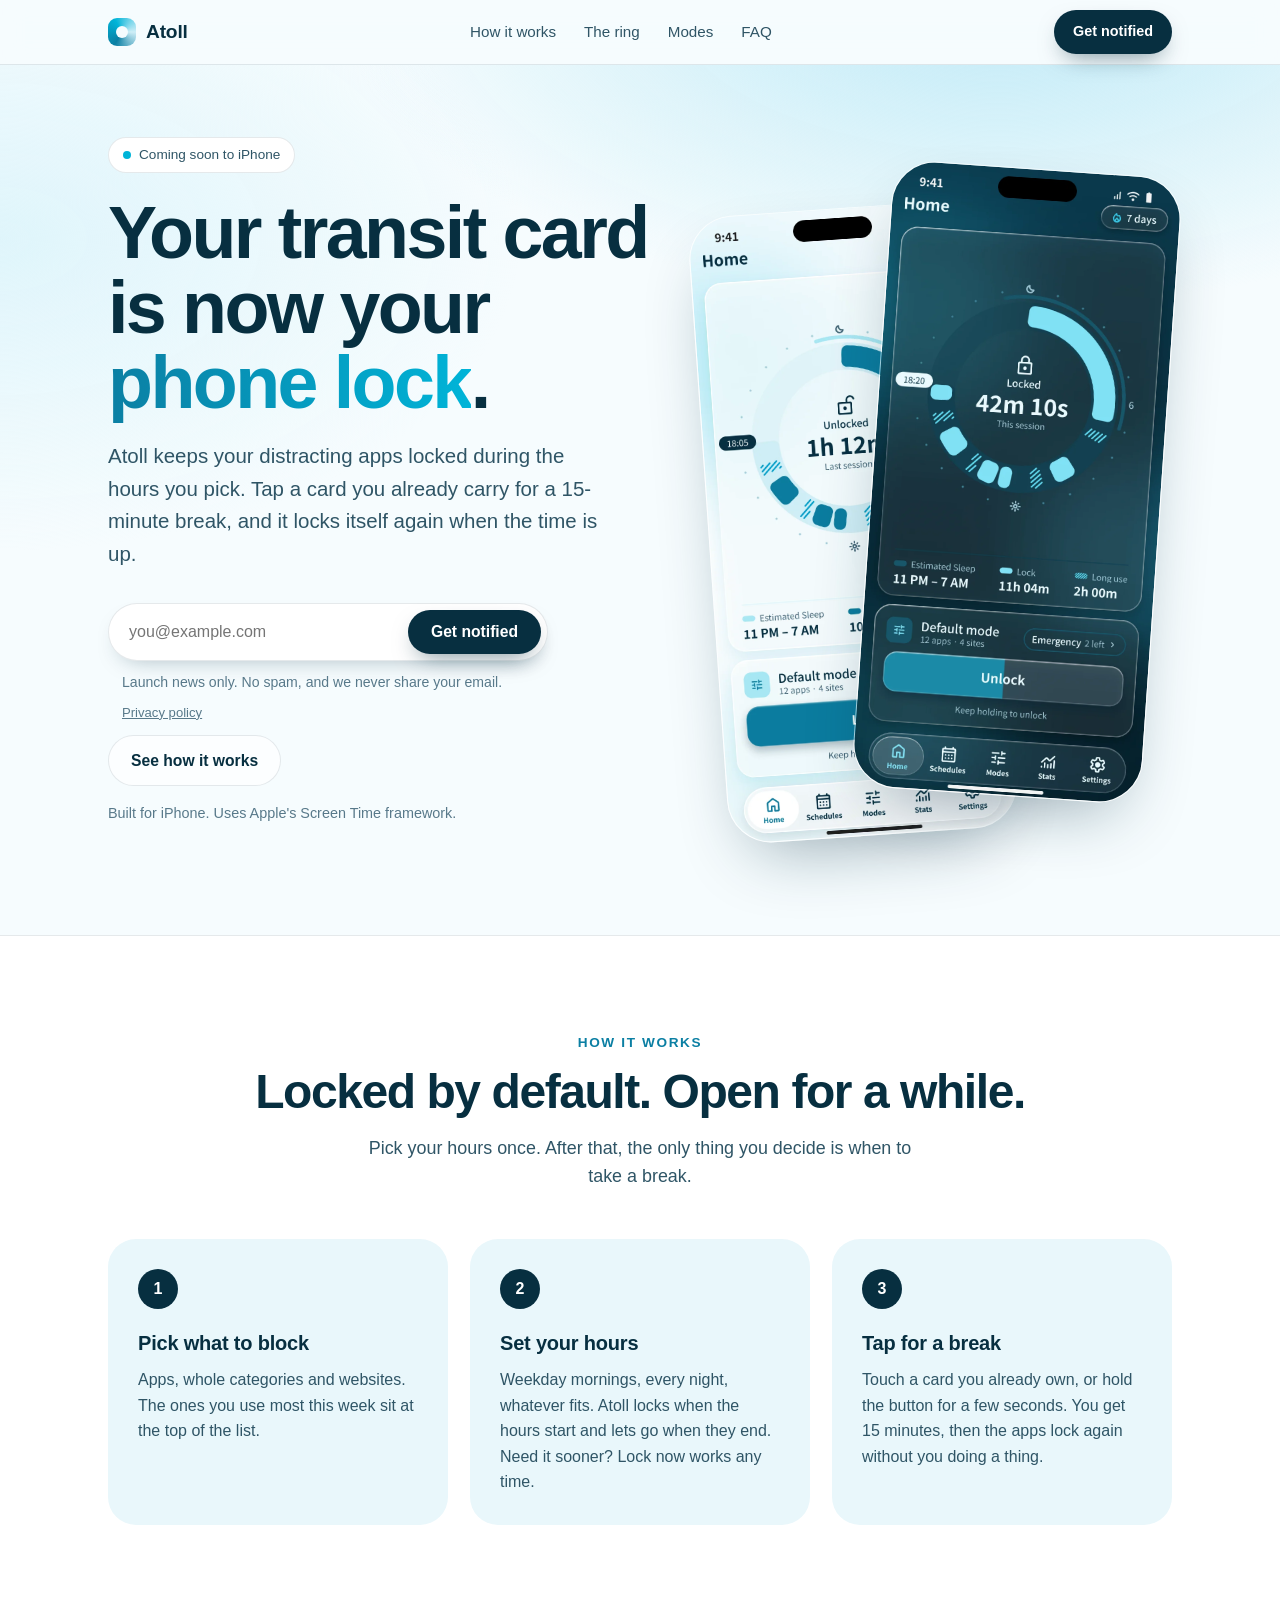
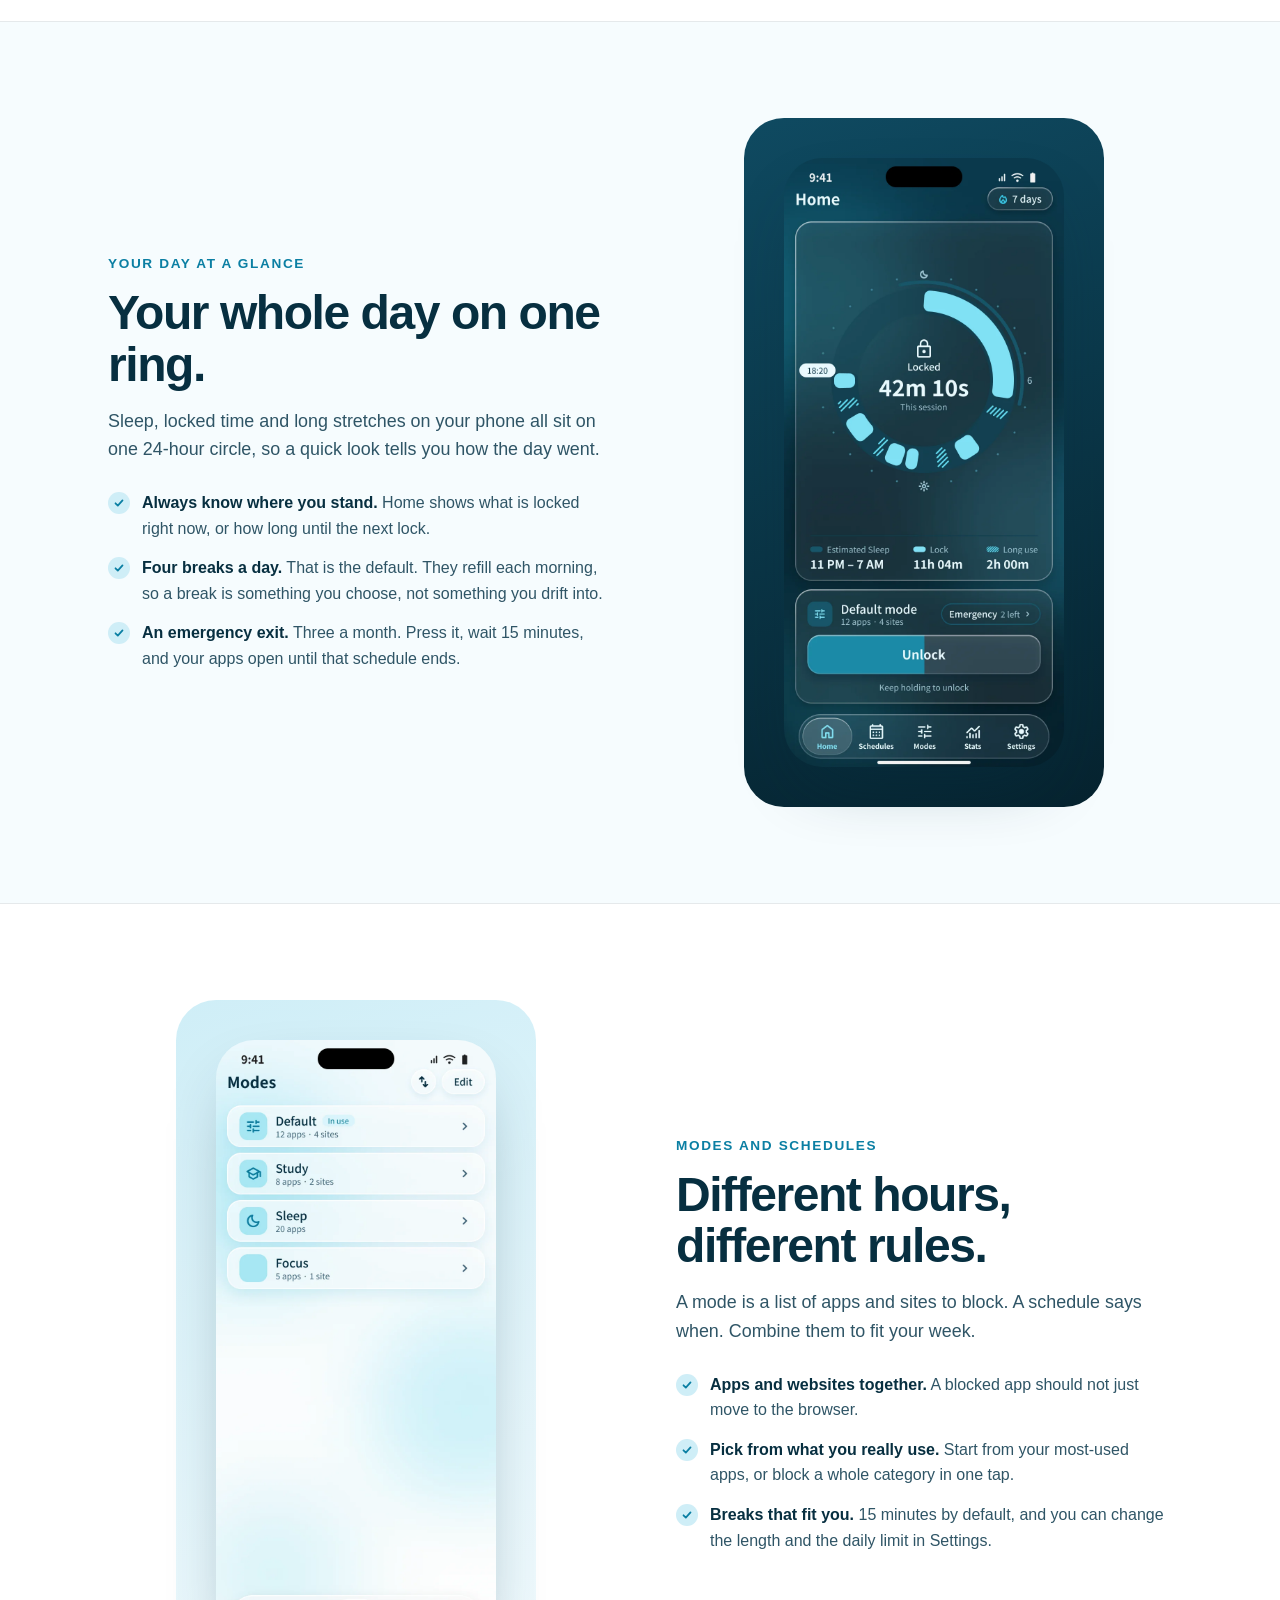
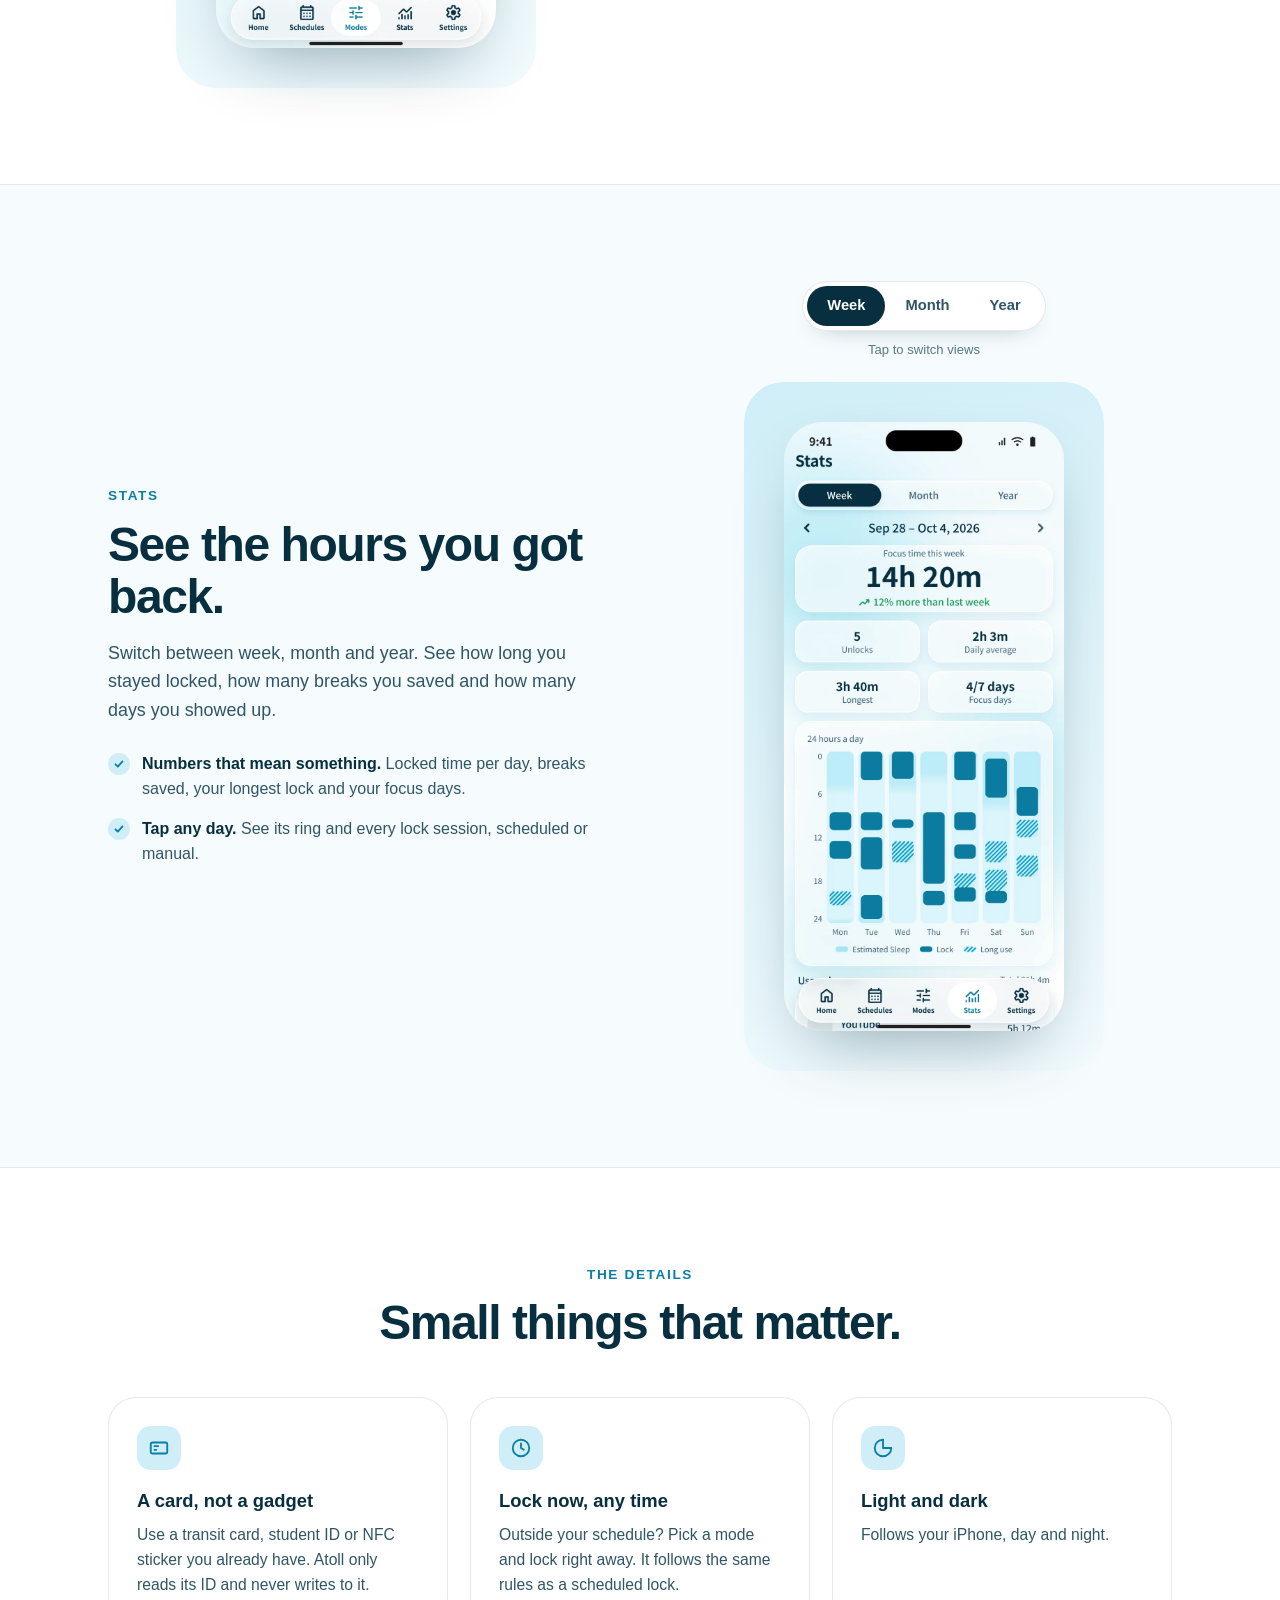
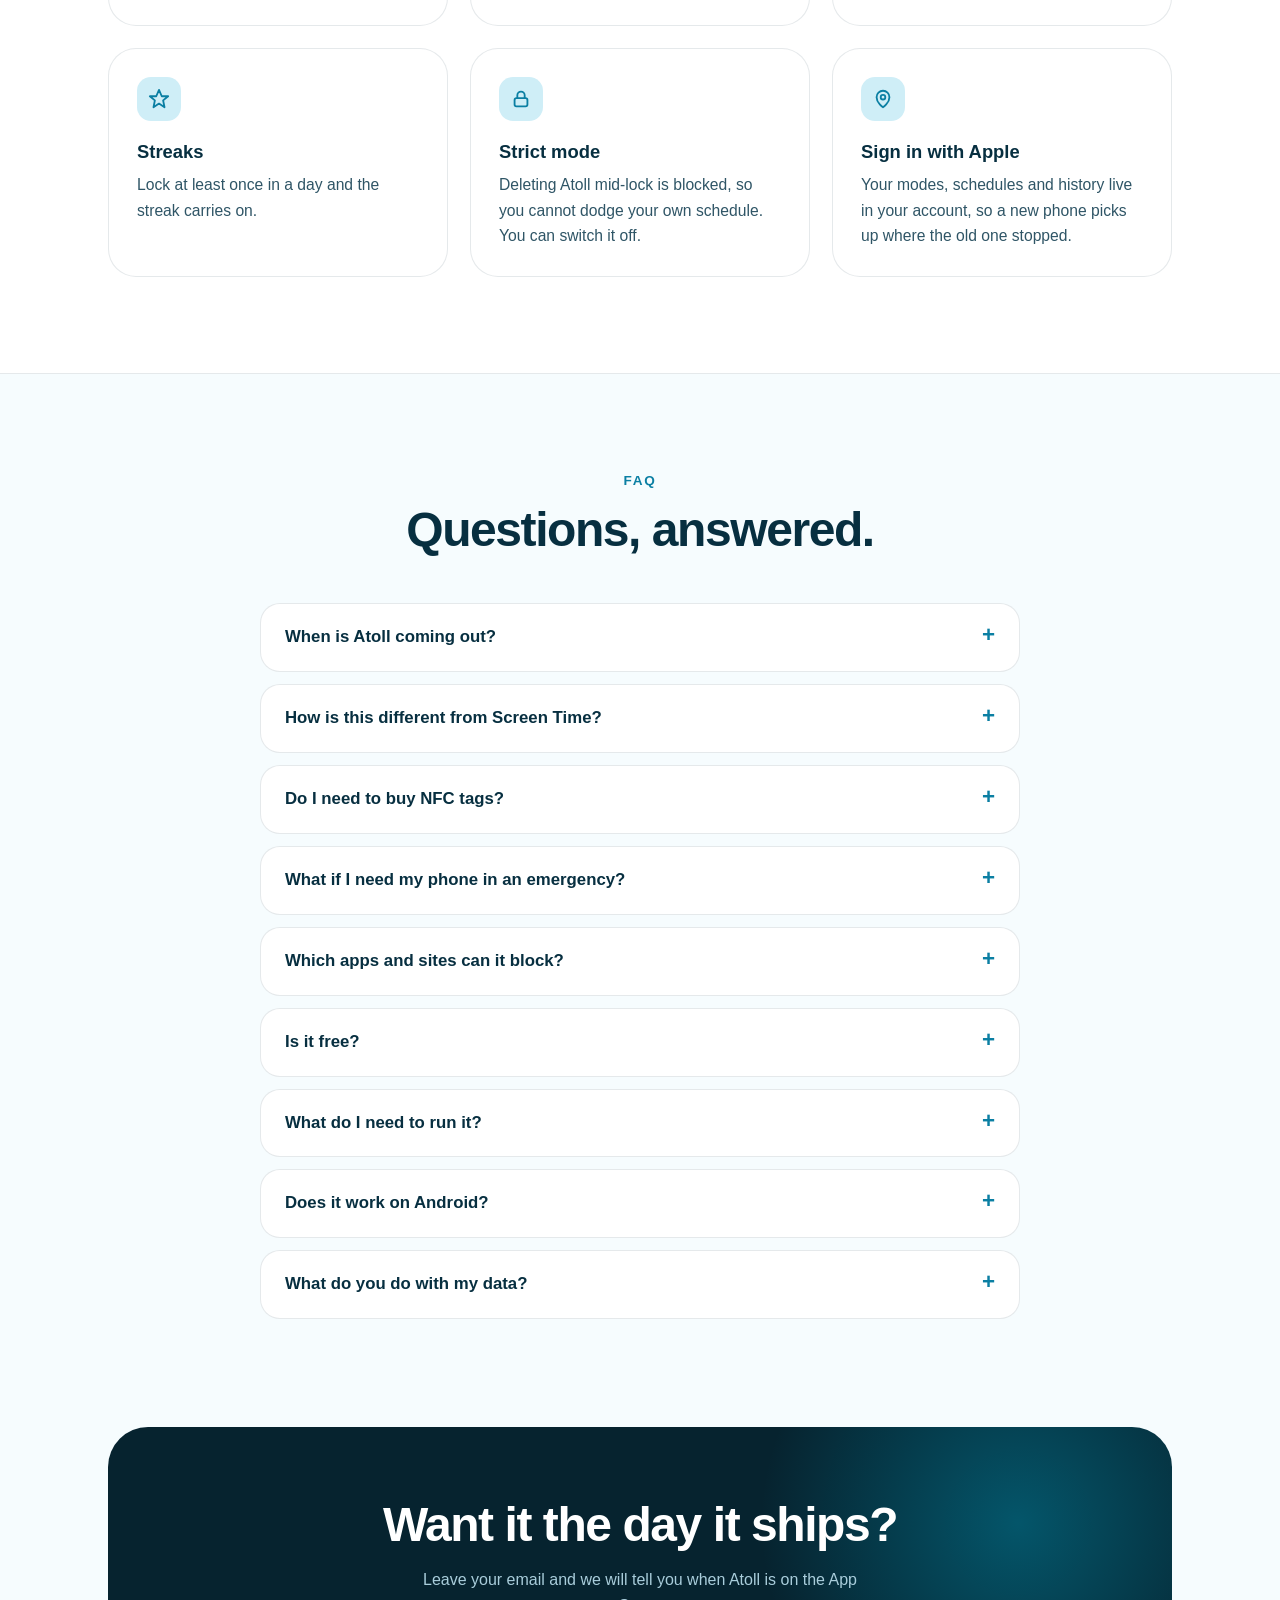
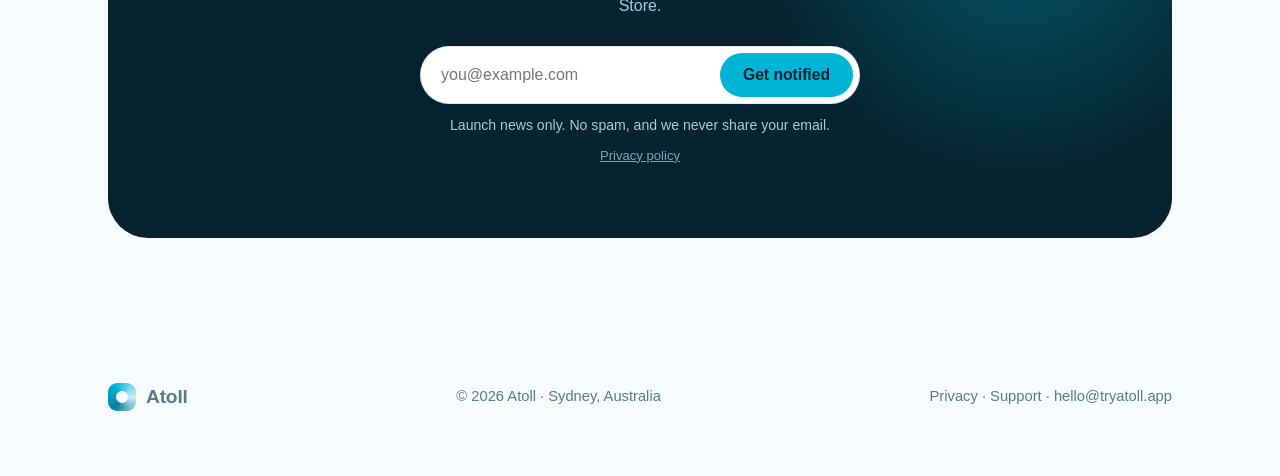
<file: index.html>
<!doctype html>
<html lang="en">
<head>
<meta charset="utf-8">
<script>document.documentElement.className+=" js"</script>
<meta name="viewport" content="width=device-width, initial-scale=1">
<title>Atoll · Your transit card is now your phone lock</title>
<meta name="description" content="Atoll keeps distracting apps locked during the hours you pick. Tap a transit card you already carry for a 15-minute break, then it locks itself again. Coming soon to iPhone.">
<meta property="og:type" content="website">
<meta property="og:title" content="Atoll · Your transit card is now your phone lock">
<meta property="og:description" content="Distracting apps stay locked on your schedule. Tap a card for a 15-minute break and it locks itself again.">
<meta property="og:image" content="https://tryatoll.app/og-image.png">
<meta property="og:url" content="https://tryatoll.app/">
<meta name="twitter:title" content="Atoll · Your transit card is now your phone lock">
<meta name="twitter:card" content="summary_large_image">
<meta name="twitter:image" content="https://tryatoll.app/og-image.png">
<link rel="canonical" href="https://tryatoll.app/">
<link rel="icon" href="/favicon.ico" sizes="any">
<link rel="icon" type="image/png" sizes="32x32" href="/favicon-32.png">
<link rel="apple-touch-icon" href="/apple-touch-icon.png">
<link rel="manifest" href="/site.webmanifest">
<meta name="theme-color" content="#072f40">
<style>
  :root {
    --ink:#072f40; --ink-2:#2f5566; --muted:#58798a; --teal:#0b7fa3; --teal-2:#00b4d8; --mist:#e9f7fb; --mist-2:#cfeef7;
    --white:#fff; --line:rgba(7,47,64,.10); --dark:#06232f;
    --r:28px; --shadow:0 30px 70px -28px rgba(7,47,64,.45);
  }
  *{box-sizing:border-box} html{scroll-behavior:smooth}
  body{margin:0;font-family:-apple-system,BlinkMacSystemFont,"SF Pro Display","SF Pro Text","Helvetica Neue",Arial,sans-serif;color:var(--ink);background:#f6fcfe;line-height:1.6;-webkit-font-smoothing:antialiased}
  a{color:inherit}
  img{height:auto}
  .wrap{max-width:1120px;margin:0 auto;padding:0 28px}
  /* nav */
  .nav{position:sticky;top:0;z-index:20;backdrop-filter:saturate(180%) blur(14px);background:rgba(246,252,254,.78);border-bottom:1px solid var(--line)}
  .nav .wrap{display:flex;align-items:center;justify-content:space-between;height:64px}
  .brand{display:flex;align-items:center;gap:10px;font-weight:700;font-size:1.2rem;letter-spacing:-.01em;text-decoration:none}
  .mark{width:28px;height:28px;border-radius:9px;background:conic-gradient(from 210deg,var(--teal),var(--teal-2),var(--mist-2),var(--teal));position:relative}
  .mark::after{content:"";position:absolute;inset:8px;border-radius:50%;background:#f6fcfe}
  .nav ul{display:flex;gap:28px;list-style:none;margin:0;padding:0}
  .nav ul a{text-decoration:none;color:var(--ink-2);font-size:.95rem}
  .nav ul a:hover{color:var(--teal)}
  .btn{display:inline-flex;align-items:center;gap:8px;padding:12px 22px;border-radius:999px;font-weight:600;font-size:.98rem;text-decoration:none;border:1px solid transparent;transition:transform .15s,box-shadow .15s}
  .btn:hover{transform:translateY(-1px)}
  .btn.primary{background:var(--ink);color:#fff;box-shadow:0 10px 24px -10px rgba(7,47,64,.6)}
  .btn.ghost{background:rgba(255,255,255,.7);border-color:var(--line);color:var(--ink)}
  .btn.small{padding:9px 18px;font-size:.9rem}
  /* notify form */
  .notify{width:100%;max-width:440px}
  .notify .row{display:flex;gap:8px;background:#fff;border:1px solid var(--line);border-radius:999px;padding:6px;box-shadow:0 10px 24px -14px rgba(7,47,64,.4)}
  .notify input[type=email]{flex:1;width:0;min-width:0;border:0;background:transparent;font:inherit;font-size:1rem;padding:8px 14px;color:var(--ink);outline:none}
  .notify .hp{position:absolute;left:-9999px;width:1px;height:1px;opacity:0}
  .notify .btn{white-space:nowrap;cursor:pointer;font-family:inherit}
  .notify .msg{margin:10px 14px 0;font-size:.88rem;color:var(--muted)}
  .notify.err .msg{color:#b3261e}
  .notify.done .row{display:none}
  .notify.done .msg{margin:0;font-size:1rem;font-weight:600;color:var(--teal)}
  .notify.busy .btn{opacity:.6;pointer-events:none}
  .final .notify{margin:0 auto;position:relative}
  .final .notify .msg{color:#a9cddb;text-align:center}
  .final .notify.err .msg{color:#ffb4ab}
  .final .notify.done .msg{color:#fff}
  .final .notify .btn.primary{background:var(--teal-2);color:var(--dark);box-shadow:none}
  .skip{position:absolute;left:-9999px;top:8px;background:var(--ink);color:#fff;padding:8px 14px;border-radius:10px;z-index:30}
  .skip:focus{left:12px}
  .notify .fine{margin:8px 14px 0;font-size:.82rem;color:var(--muted)}
  .notify .fine a{color:inherit}
  .notify.done .fine{display:none}
  .final .notify .fine{color:#7fa6b6;text-align:center}
  .notify .row:focus-within{box-shadow:0 0 0 3px rgba(0,180,216,.45)}
  a:focus-visible,button:focus-visible,summary:focus-visible{outline:3px solid var(--teal-2);outline-offset:3px}
  /* hero */
  .hero{position:relative;overflow:hidden;background:
    radial-gradient(1100px 520px at 78% -8%,#bfeaf6 0%,rgba(191,234,246,0) 60%),
    radial-gradient(800px 480px at 0% 20%,#dff5fb 0%,rgba(223,245,251,0) 65%),#f6fcfe}
  .hero .wrap{display:grid;grid-template-columns:1.05fr .95fr;gap:24px;align-items:center;padding-top:72px;padding-bottom:96px}
  .pill{display:inline-flex;gap:8px;align-items:center;background:#fff;border:1px solid var(--line);border-radius:999px;padding:6px 14px;font-size:.85rem;color:var(--ink-2);margin-bottom:22px}
  .pill i{width:8px;height:8px;border-radius:50%;background:var(--teal-2);display:inline-block}
  h1{font-size:clamp(2.6rem,6vw,4.6rem);line-height:1.02;letter-spacing:-.035em;margin:0 0 20px}
  h1 em{font-style:normal;background:linear-gradient(90deg,var(--teal),var(--teal-2));-webkit-background-clip:text;background-clip:text;color:transparent}
  .lead{font-size:1.28rem;color:var(--ink-2);max-width:32rem;margin:0 0 32px}
  .cta{display:flex;gap:12px;flex-wrap:wrap;align-items:center}
  .note{margin-top:16px;color:var(--muted);font-size:.9rem}
  .stage{position:relative;height:640px}
  .stage img{position:absolute;width:290px;border-radius:44px;box-shadow:var(--shadow);border:1px solid rgba(255,255,255,.6)}
  .stage .a{left:6%;top:40px;transform:rotate(-4deg)}
  .stage .b{right:2%;top:0;transform:rotate(4deg)}
  /* sections */
  section{padding:96px 0}
  .eyebrow{color:var(--teal);font-weight:700;font-size:.85rem;letter-spacing:.12em;text-transform:uppercase;margin-bottom:12px}
  h2{font-size:clamp(2rem,4vw,3rem);letter-spacing:-.03em;line-height:1.08;margin:0 0 16px}
  p.sub{color:var(--ink-2);font-size:1.12rem;max-width:34rem;margin:0}
  .row{display:grid;grid-template-columns:1fr 1fr;gap:72px;align-items:center}
  .row.flip .shot{order:-1}
  .shot{display:flex;justify-content:center}
  .shot .frame{position:relative;padding:40px;border-radius:40px;background:linear-gradient(160deg,var(--mist-2),#f2fbfe)}
  .shot .frame img{display:block;width:280px;border-radius:38px;box-shadow:var(--shadow)}
  .shot .frame.dark{background:linear-gradient(160deg,#0f4a61,#06232f)}
  ul.ticks{list-style:none;padding:0;margin:26px 0 0;display:grid;gap:14px}
  ul.ticks li{display:flex;gap:12px;color:var(--ink-2)}
  ul.ticks li::before{content:"";flex:0 0 22px;height:22px;border-radius:50%;background:var(--mist-2) url("data:image/svg+xml,%3Csvg xmlns='http://www.w3.org/2000/svg' viewBox='0 0 24 24' fill='none' stroke='%230b7fa3' stroke-width='3' stroke-linecap='round' stroke-linejoin='round'%3E%3Cpath d='M6 12.5l4 4 8-9'/%3E%3C/svg%3E") center/14px no-repeat;margin-top:2px}
  ul.ticks b{color:var(--ink)}
  .shot{flex-direction:column;align-items:center;gap:22px}
  .seg{display:inline-flex;background:#fff;border:1px solid var(--line);border-radius:999px;padding:4px;box-shadow:0 10px 24px -16px rgba(7,47,64,.4)}
  .seg button{border:0;background:transparent;font:inherit;font-weight:600;font-size:.92rem;color:var(--ink-2);padding:8px 20px;border-radius:999px;cursor:pointer}
  .seg button[aria-selected=true]{background:var(--ink);color:#fff}
  /* motion */
  @keyframes rise{from{opacity:0;transform:translateY(18px)}to{opacity:1;transform:none}}
  @keyframes floaty{0%,100%{translate:0 0}50%{translate:0 -10px}}
  .hero .wrap>div:first-child{animation:rise .8s ease both}
  .stage .a{animation:floaty 7s ease-in-out infinite}
  .stage .b{animation:floaty 7s ease-in-out -3.5s infinite}
  .js .reveal{opacity:0;transform:translateY(22px);transition:opacity .7s ease,transform .7s ease;transition-delay:var(--d,0s)}
  .js .reveal.in{opacity:1;transform:none}
  .card,.step{transition:transform .25s ease,box-shadow .25s ease}
  .card:hover,.step:hover{transform:translateY(-4px);box-shadow:0 18px 36px -22px rgba(7,47,64,.5)}
  /* 통계 탭: 겹쳐 놓고 서서히 바꾼다 */
  .shot .frame.stack{display:grid;justify-items:center}
  .shot .frame.stack img{grid-area:1/1;opacity:0;transition:opacity .4s ease;pointer-events:none}
  .shot .frame.stack img.on{opacity:1}
  .seg-wrap{display:none;flex-direction:column;align-items:center;gap:8px}
  .js .seg-wrap{display:flex}
  .seg-hint{font-size:.82rem;color:var(--muted);transition:opacity .4s ease}
  .seg-wrap.used .seg-hint{opacity:0}
  .seg{position:relative}
  .seg button{position:relative;z-index:1;transition:color .25s ease}
  .js .seg button[aria-selected=true]{background:transparent;color:#fff}
  .seg-pill{position:absolute;top:4px;left:0;height:calc(100% - 8px);width:0;border-radius:999px;background:var(--ink)}
  .seg-pill.ready{transition:transform .35s cubic-bezier(.4,0,.2,1),width .35s cubic-bezier(.4,0,.2,1)}
  @media(prefers-reduced-motion:reduce){
    .hero .wrap>div:first-child,.stage .a,.stage .b{animation:none}
    .js .reveal{opacity:1;transform:none;transition:none}
    .card,.step,.seg-pill,.shot .frame.stack img,.seg button{transition:none}
    .card:hover,.step:hover{transform:none}
  }
  /* how */
  .how{background:#fff;border-top:1px solid var(--line);border-bottom:1px solid var(--line)}
  .head{text-align:center;margin-bottom:48px}
  .head p.sub{margin:0 auto}
  .steps{display:grid;grid-template-columns:repeat(3,1fr);gap:22px}
  .step{background:var(--mist);border-radius:var(--r);padding:30px}
  .step .n{width:40px;height:40px;border-radius:50%;background:var(--ink);color:#fff;font-weight:700;display:grid;place-items:center;margin-bottom:18px}
  .step h3{margin:0 0 8px;font-size:1.25rem;letter-spacing:-.01em}
  .step p{margin:0;color:var(--ink-2)}
  /* cards */
  .grid{display:grid;grid-template-columns:repeat(3,1fr);gap:22px}
  .card{background:#fff;border:1px solid var(--line);border-radius:var(--r);padding:28px}
  .card .ic{width:44px;height:44px;border-radius:14px;background:var(--mist-2);display:grid;place-items:center;margin-bottom:16px;color:var(--teal)}
  .card h3{margin:0 0 6px;font-size:1.15rem}
  .card p{margin:0;color:var(--ink-2);font-size:.98rem}
  /* faq */
  .faq{max-width:760px;margin:0 auto}
  details{background:#fff;border:1px solid var(--line);border-radius:20px;padding:20px 24px;margin-bottom:12px}
  summary{cursor:pointer;font-weight:600;font-size:1.05rem;list-style:none;display:flex;justify-content:space-between;gap:16px}
  summary::-webkit-details-marker{display:none}
  summary::after{content:"+";color:var(--teal);font-size:1.4rem;line-height:1}
  details[open] summary::after{content:"–"}
  details p{margin:12px 0 0;color:var(--ink-2)}
  /* cta */
  .final{background:var(--dark);color:#e7f6fb;border-radius:40px;padding:72px 40px;text-align:center;position:relative;overflow:hidden}
  .final::before{content:"";position:absolute;inset:-40% -10% auto auto;width:520px;height:520px;border-radius:50%;background:radial-gradient(circle,rgba(0,180,216,.35),rgba(0,180,216,0) 70%)}
  .final h2{color:#fff;position:relative} .final p{color:#a9cddb;max-width:30rem;margin:0 auto 28px;position:relative}
  .final .btn{position:relative;background:#fff;color:var(--ink)}
  footer{padding:48px 0 64px;color:var(--muted);font-size:.92rem}
  footer .wrap{display:flex;justify-content:space-between;gap:20px;flex-wrap:wrap;align-items:center}
  footer a{text-decoration:none} footer a:hover{color:var(--teal)}
  @media(max-width:900px){
    .nav ul{display:none}
    .hero .wrap{grid-template-columns:minmax(0,1fr);padding-top:40px}
    .cta{flex-direction:column;align-items:flex-start}
    .stage{width:100%;max-width:560px;margin:0 auto}
    .stage{height:560px}.stage img{width:240px}.stage .a{left:4%}.stage .b{right:4%}
    .row{grid-template-columns:minmax(0,1fr);gap:36px}.row.flip .shot{order:0}
    .shot{max-width:100%}.shot .frame{padding:24px;max-width:100%}.shot .frame img{width:100%;max-width:280px}
    .steps,.grid{grid-template-columns:1fr}
    section{padding:64px 0}
  }
  @media(max-width:480px){
    .wrap{padding:0 20px}
    .shot .frame{padding:18px;border-radius:32px}
    .shot .frame img{border-radius:30px}
    .final{padding:48px 20px;border-radius:32px}
    .step{padding:24px}
    h2{font-size:1.9rem}
  }
</style>
</head>
<body>
<a class="skip" href="#main">Skip to content</a>
<nav class="nav" aria-label="Main"><div class="wrap">
  <a class="brand" href="/"><span class="mark" aria-hidden="true"></span>Atoll</a>
  <ul><li><a href="#how">How it works</a></li><li><a href="#ring">The ring</a></li><li><a href="#modes">Modes</a></li><li><a href="#faq">FAQ</a></li></ul>
  <a class="btn primary small" href="#notify">Get notified</a>
</div></nav>

<main id="main">
<header class="hero"><div class="wrap">
  <div>
    <span class="pill"><i></i>Coming soon to iPhone</span>
    <h1>Your transit card is now your <em>phone lock</em>.</h1>
    <p class="lead">Atoll keeps your distracting apps locked during the hours you pick. Tap a card you already carry for a 15-minute break, and it locks itself again when the time is up.</p>
    <div class="cta">
      <form class="notify" novalidate>
        <div class="row"><input type="email" name="email" placeholder="you@example.com" aria-label="Email address" autocomplete="email" required><input class="hp" type="text" name="website" tabindex="-1" autocomplete="off" aria-hidden="true"><button class="btn primary" type="submit">Get notified</button></div>
        <p class="msg" role="status" aria-live="polite">Launch news only. No spam, and we never share your email.</p>
        <p class="fine"><a href="/privacy/">Privacy policy</a></p>
      </form>
      <a class="btn ghost" href="#how">See how it works</a>
    </div>
    <p class="note">Built for iPhone. Uses Apple's Screen Time framework.</p>
  </div>
  <div class="stage">
    <img class="a" src="img/home-unlocked.webp" width="804" height="1748" alt="Atoll home screen in light mode, unlocked, with the day's 24-hour ring">
    <img class="b" src="img/home-locked.webp" width="804" height="1748" alt="Atoll home screen in dark mode while locked, with the 24-hour ring and an Unlock button">
  </div>
</div></header>

<section class="how" id="how"><div class="wrap">
  <div class="head"><div class="eyebrow">How it works</div><h2>Locked by default. Open for a while.</h2><p class="sub">Pick your hours once. After that, the only thing you decide is when to take a break.</p></div>
  <div class="steps">
    <div class="step"><div class="n">1</div><h3>Pick what to block</h3><p>Apps, whole categories and websites. The ones you use most this week sit at the top of the list.</p></div>
    <div class="step"><div class="n">2</div><h3>Set your hours</h3><p>Weekday mornings, every night, whatever fits. Atoll locks when the hours start and lets go when they end. Need it sooner? Lock now works any time.</p></div>
    <div class="step"><div class="n">3</div><h3>Tap for a break</h3><p>Touch a card you already own, or hold the button for a few seconds. You get 15 minutes, then the apps lock again without you doing a thing.</p></div>
  </div>
</div></section>

<section id="ring"><div class="wrap row">
  <div>
    <div class="eyebrow">Your day at a glance</div>
    <h2>Your whole day on one ring.</h2>
    <p class="sub">Sleep, locked time and long stretches on your phone all sit on one 24-hour circle, so a quick look tells you how the day went.</p>
    <ul class="ticks">
      <li><span><b>Always know where you stand.</b> Home shows what is locked right now, or how long until the next lock.</span></li>
      <li><span><b>Four breaks a day.</b> That is the default. They refill each morning, so a break is something you choose, not something you drift into.</span></li>
      <li><span><b>An emergency exit.</b> Three a month. Press it, wait 15 minutes, and your apps open until that schedule ends.</span></li>
    </ul>
  </div>
  <div class="shot"><div class="frame dark"><img src="img/home-locked.webp" width="804" height="1748" alt="Locked home screen showing 42 minutes into a session" loading="lazy"></div></div>
</div></section>

<section id="modes" style="background:#fff;border-top:1px solid var(--line);border-bottom:1px solid var(--line)"><div class="wrap row flip">
  <div>
    <div class="eyebrow">Modes and schedules</div>
    <h2>Different hours, different rules.</h2>
    <p class="sub">A mode is a list of apps and sites to block. A schedule says when. Combine them to fit your week.</p>
    <ul class="ticks">
      <li><span><b>Apps and websites together.</b> A blocked app should not just move to the browser.</span></li>
      <li><span><b>Pick from what you really use.</b> Start from your most-used apps, or block a whole category in one tap.</span></li>
      <li><span><b>Breaks that fit you.</b> 15 minutes by default, and you can change the length and the daily limit in Settings.</span></li>
    </ul>
  </div>
  <div class="shot"><div class="frame"><img src="img/modes.webp" width="804" height="1748" alt="Modes list with Default, Study, Sleep and Focus" loading="lazy"></div></div>
</div></section>

<section><div class="wrap row">
  <div>
    <div class="eyebrow">Stats</div>
    <h2>See the hours you got back.</h2>
    <p class="sub">Switch between week, month and year. See how long you stayed locked, how many breaks you saved and how many days you showed up.</p>
    <ul class="ticks">
      <li><span><b>Numbers that mean something.</b> Locked time per day, breaks saved, your longest lock and your focus days.</span></li>
      <li><span><b>Tap any day.</b> See its ring and every lock session, scheduled or manual.</span></li>
    </ul>
  </div>
  <div class="shot">
    <div class="seg-wrap">
      <div class="seg" role="tablist" aria-label="Stats range">
        <span class="seg-pill" aria-hidden="true"></span>
        <button type="button" role="tab" aria-selected="true" aria-controls="stats-week" data-target="stats-week">Week</button>
        <button type="button" role="tab" aria-selected="false" aria-controls="stats-month" data-target="stats-month" tabindex="-1">Month</button>
        <button type="button" role="tab" aria-selected="false" aria-controls="stats-year" data-target="stats-year" tabindex="-1">Year</button>
      </div>
      <span class="seg-hint">Tap to switch views</span>
    </div>
    <div class="frame stack">
      <img id="stats-week" class="on" src="img/stats-week.webp" width="804" height="1748" alt="Weekly stats: focus time this week and a 24-hour bar for each day">
      <img id="stats-month" src="img/stats-month.webp" width="804" height="1748" alt="Monthly stats: focus time this month and a day-by-day grid" loading="lazy">
      <img id="stats-year" src="img/stats-year.webp" width="804" height="1748" alt="Yearly stats: focus time this year and a grid for every month" loading="lazy">
    </div>
  </div>
</div></section>

<section style="background:#fff;border-top:1px solid var(--line);border-bottom:1px solid var(--line)"><div class="wrap">
  <div class="head"><div class="eyebrow">The details</div><h2>Small things that matter.</h2></div>
  <div class="grid">
    <div class="card"><div class="ic"><svg width="22" height="22" viewBox="0 0 24 24" fill="none" stroke="currentColor" stroke-width="2" stroke-linecap="round" stroke-linejoin="round" aria-hidden="true"><rect x="3" y="6" width="18" height="12" rx="2"/><path d="M7 10h4M7 14h2"/></svg></div><h3>A card, not a gadget</h3><p>Use a transit card, student ID or NFC sticker you already have. Atoll only reads its ID and never writes to it.</p></div>
    <div class="card"><div class="ic"><svg width="22" height="22" viewBox="0 0 24 24" fill="none" stroke="currentColor" stroke-width="2" stroke-linecap="round" stroke-linejoin="round" aria-hidden="true"><circle cx="12" cy="12" r="9"/><path d="M12 7v5l3 2"/></svg></div><h3>Lock now, any time</h3><p>Outside your schedule? Pick a mode and lock right away. It follows the same rules as a scheduled lock.</p></div>
    <div class="card"><div class="ic"><svg width="22" height="22" viewBox="0 0 24 24" fill="none" stroke="currentColor" stroke-width="2" stroke-linecap="round" stroke-linejoin="round" aria-hidden="true"><path d="M12 3a9 9 0 1 0 9 9"/><path d="M12 3v9h9"/></svg></div><h3>Light and dark</h3><p>Follows your iPhone, day and night.</p></div>
    <div class="card"><div class="ic"><svg width="22" height="22" viewBox="0 0 24 24" fill="none" stroke="currentColor" stroke-width="2" stroke-linecap="round" stroke-linejoin="round" aria-hidden="true"><path d="M12 2l3 7h7l-5.5 4.5L18 21l-6-4-6 4 1.5-7.5L2 9h7z"/></svg></div><h3>Streaks</h3><p>Lock at least once in a day and the streak carries on.</p></div>
    <div class="card"><div class="ic"><svg width="22" height="22" viewBox="0 0 24 24" fill="none" stroke="currentColor" stroke-width="2" stroke-linecap="round" stroke-linejoin="round" aria-hidden="true"><rect x="5" y="11" width="14" height="9" rx="2"/><path d="M8 11V8a4 4 0 0 1 8 0v3"/></svg></div><h3>Strict mode</h3><p>Deleting Atoll mid-lock is blocked, so you cannot dodge your own schedule. You can switch it off.</p></div>
    <div class="card"><div class="ic"><svg width="22" height="22" viewBox="0 0 24 24" fill="none" stroke="currentColor" stroke-width="2" stroke-linecap="round" stroke-linejoin="round" aria-hidden="true"><path d="M12 21s-7-4.5-7-11a7 7 0 0 1 14 0c0 6.5-7 11-7 11z"/><circle cx="12" cy="10" r="2.5"/></svg></div><h3>Sign in with Apple</h3><p>Your modes, schedules and history live in your account, so a new phone picks up where the old one stopped.</p></div>
  </div>
</div></section>

<section id="faq"><div class="wrap">
  <div class="head"><div class="eyebrow">FAQ</div><h2>Questions, answered.</h2></div>
  <div class="faq">
    <details><summary>When is Atoll coming out?</summary><p>It is being built for iPhone now. Leave your email above and we will tell you the day it reaches the App Store.</p></details>
    <details><summary>How is this different from Screen Time?</summary><p>Screen Time limits come with an Ignore button. Atoll asks for a card tap or a deliberate hold, gives you a fixed number of breaks a day, and locks again on its own.</p></details>
    <details><summary>Do I need to buy NFC tags?</summary><p>No. A card you already own works, like a transit card or student ID. Holding the button also works, with no card at all.</p></details>
    <details><summary>What if I need my phone in an emergency?</summary><p>Use the emergency unlock. You get three a month. Press it, wait 15 minutes, and your apps stay open until that schedule ends.</p></details>
    <details><summary>Which apps and sites can it block?</summary><p>Whatever you choose. Atoll uses Apple's Screen Time framework to block the apps and categories you pick, plus the websites you list.</p></details>
    <details><summary>Is it free?</summary><p>You can start for free. A Pro plan adds more modes, schedules and history. We will share pricing closer to launch.</p></details>
    <details><summary>What do I need to run it?</summary><p>An iPhone on iOS 26.4 or later.</p></details>
    <details><summary>Does it work on Android?</summary><p>Not yet. iPhone comes first.</p></details>
    <details><summary>What do you do with my data?</summary><p>We use your email only to tell you about Atoll. The details are in the <a href="/privacy/">privacy policy</a>.</p></details>
  </div>
</div></section>

<section style="padding-top:0"><div class="wrap">
  <div class="final">
    <h2>Want it the day it ships?</h2>
    <p>Leave your email and we will tell you when Atoll is on the App Store.</p>
    <div id="notify"></div>
    <form class="notify on-dark" novalidate>
        <div class="row"><input type="email" name="email" placeholder="you@example.com" aria-label="Email address" autocomplete="email" required><input class="hp" type="text" name="website" tabindex="-1" autocomplete="off" aria-hidden="true"><button class="btn primary" type="submit">Get notified</button></div>
        <p class="msg" role="status" aria-live="polite">Launch news only. No spam, and we never share your email.</p>
        <p class="fine"><a href="/privacy/">Privacy policy</a></p>
      </form>
  </div>
</div></section>
</main>

<footer><div class="wrap">
  <span class="brand"><span class="mark" aria-hidden="true"></span>Atoll</span>
  <span>© 2026 Atoll · Sydney, Australia</span>
  <span><a href="/privacy/">Privacy</a> · <a href="/support/">Support</a> · <a href="mailto:hello@tryatoll.app">hello@tryatoll.app</a></span>
</div></footer>
<script>
(function(){
  var API="https://atoll-signup.star7357.workers.dev";
  document.querySelectorAll("form.notify").forEach(function(f){
    var msg=f.querySelector(".msg"), idle=msg.innerHTML, em=f.querySelector("[name=email]"), hp=f.querySelector("[name=website]");
    f.addEventListener("submit",function(e){
      e.preventDefault();
      var email=em.value.trim();
      if(!/^[^\s@]+@[^\s@]+\.[^\s@]{2,}$/.test(email)){f.classList.add("err");msg.textContent="Please enter a valid email address.";return}
      f.classList.remove("err");f.classList.add("busy");
      fetch(API,{method:"POST",headers:{"Content-Type":"application/json"},body:JSON.stringify({email:email,website:hp.value})})
        .then(function(r){if(!r.ok)throw 0;f.classList.add("done");msg.textContent="Thanks! We will email you when Atoll launches."})
        .catch(function(){f.classList.add("err");msg.textContent="Something went wrong. Please try again, or email hello@tryatoll.app."})
        .then(function(){f.classList.remove("busy")});
    });
    em.addEventListener("input",function(){if(f.classList.contains("err")){f.classList.remove("err");msg.innerHTML=idle}});
  });
  var seg=document.querySelector(".seg");
  if(seg){
    var wrap=seg.parentNode, pill=seg.querySelector(".seg-pill");
    var tabs=[].slice.call(seg.querySelectorAll("button"));
    var current=0, timer=null, stopped=false;
    var reduce=window.matchMedia&&matchMedia("(prefers-reduced-motion: reduce)").matches;
    var place=function(){var b=tabs[current];pill.style.width=b.offsetWidth+"px";pill.style.transform="translateX("+b.offsetLeft+"px)"};
    var pick=function(i){
      current=i;
      tabs.forEach(function(t,k){
        var on=k===i;
        t.setAttribute("aria-selected",on);t.tabIndex=on?0:-1;
        document.getElementById(t.dataset.target).classList.toggle("on",on);
      });
      place();
    };
    var stop=function(){stopped=true;clearInterval(timer);timer=null;wrap.classList.add("used")};
    tabs.forEach(function(b,i){
      b.addEventListener("click",function(){stop();pick(i)});
      b.addEventListener("keydown",function(e){
        var n=e.key==="ArrowRight"?i+1:e.key==="ArrowLeft"?i-1:-1;
        if(n<0||n>=tabs.length)return;
        e.preventDefault();stop();pick(n);tabs[n].focus();
      });
    });
    window.addEventListener("resize",place);
    window.addEventListener("load",place);
    place();
    requestAnimationFrame(function(){requestAnimationFrame(function(){pill.classList.add("ready")})});
    // 화면에 들어오면 Week → Month → Year 순으로 보여 준다. 한 번 누르면 멈춘다.
    if("IntersectionObserver" in window&&!reduce){
      new IntersectionObserver(function(es){
        es.forEach(function(e){
          if(stopped)return;
          if(e.isIntersecting&&!timer){timer=setInterval(function(){pick((current+1)%tabs.length)},3500)}
          else if(!e.isIntersecting&&timer){clearInterval(timer);timer=null}
        });
      },{threshold:0.5}).observe(seg.parentNode.parentNode.querySelector(".frame"));
    }
  }
  // 스크롤하면 부드럽게 나타난다
  var targets=[].slice.call(document.querySelectorAll(".head,.row>div,.step,.card,details,.final"));
  targets.forEach(function(el,i){el.classList.add("reveal")});
  [].slice.call(document.querySelectorAll(".steps,.grid")).forEach(function(g){
    [].slice.call(g.children).forEach(function(c,i){c.style.setProperty("--d",(i*0.08)+"s")});
  });
  if("IntersectionObserver" in window){
    var io=new IntersectionObserver(function(es){
      es.forEach(function(e){if(e.isIntersecting){e.target.classList.add("in");io.unobserve(e.target)}});
    },{threshold:0.12});
    targets.forEach(function(el){io.observe(el)});
  }else{targets.forEach(function(el){el.classList.add("in")})}
})();
</script>
<!-- Cloudflare Web Analytics -->
<script defer src='https://static.cloudflareinsights.com/beacon.min.js' data-cf-beacon='{"token": "031bfcde85be46de826a1d18d7e352c0"}'></script>
<!-- End Cloudflare Web Analytics -->
</body>
</html>
</file>
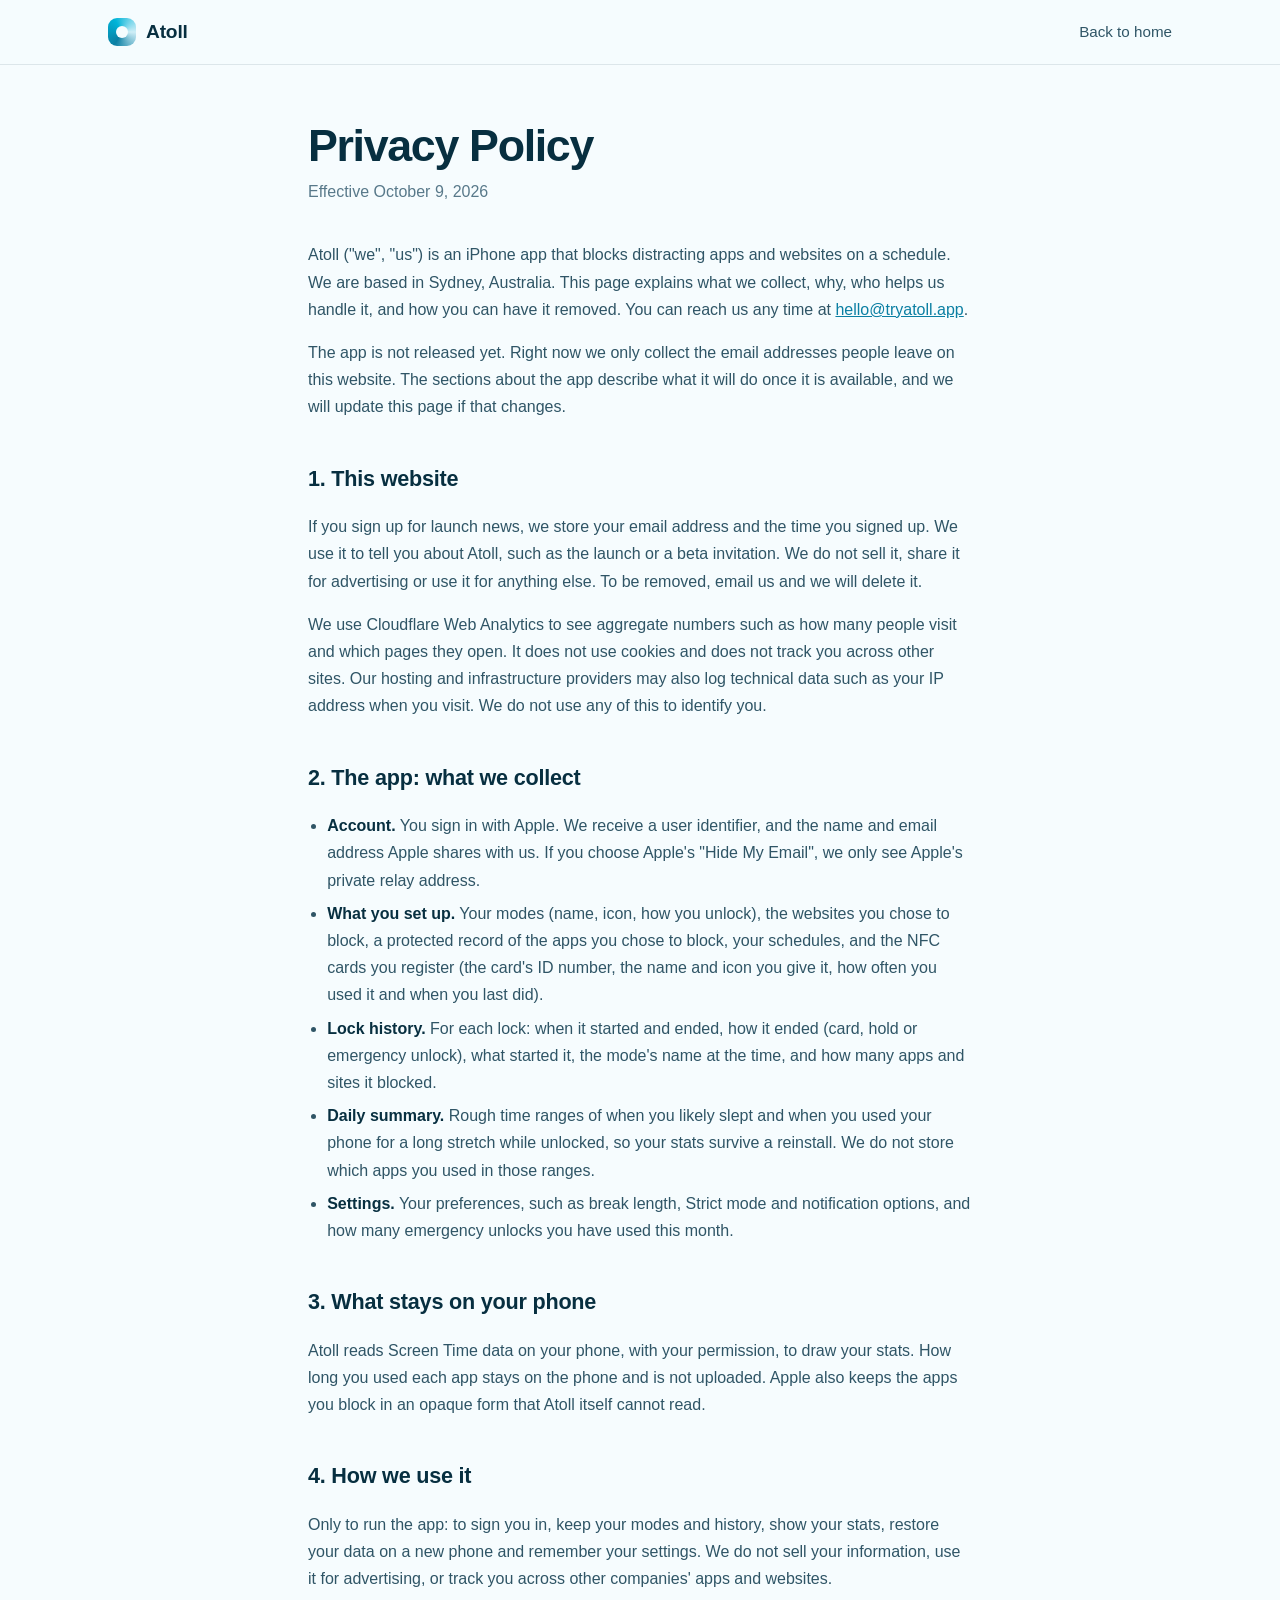
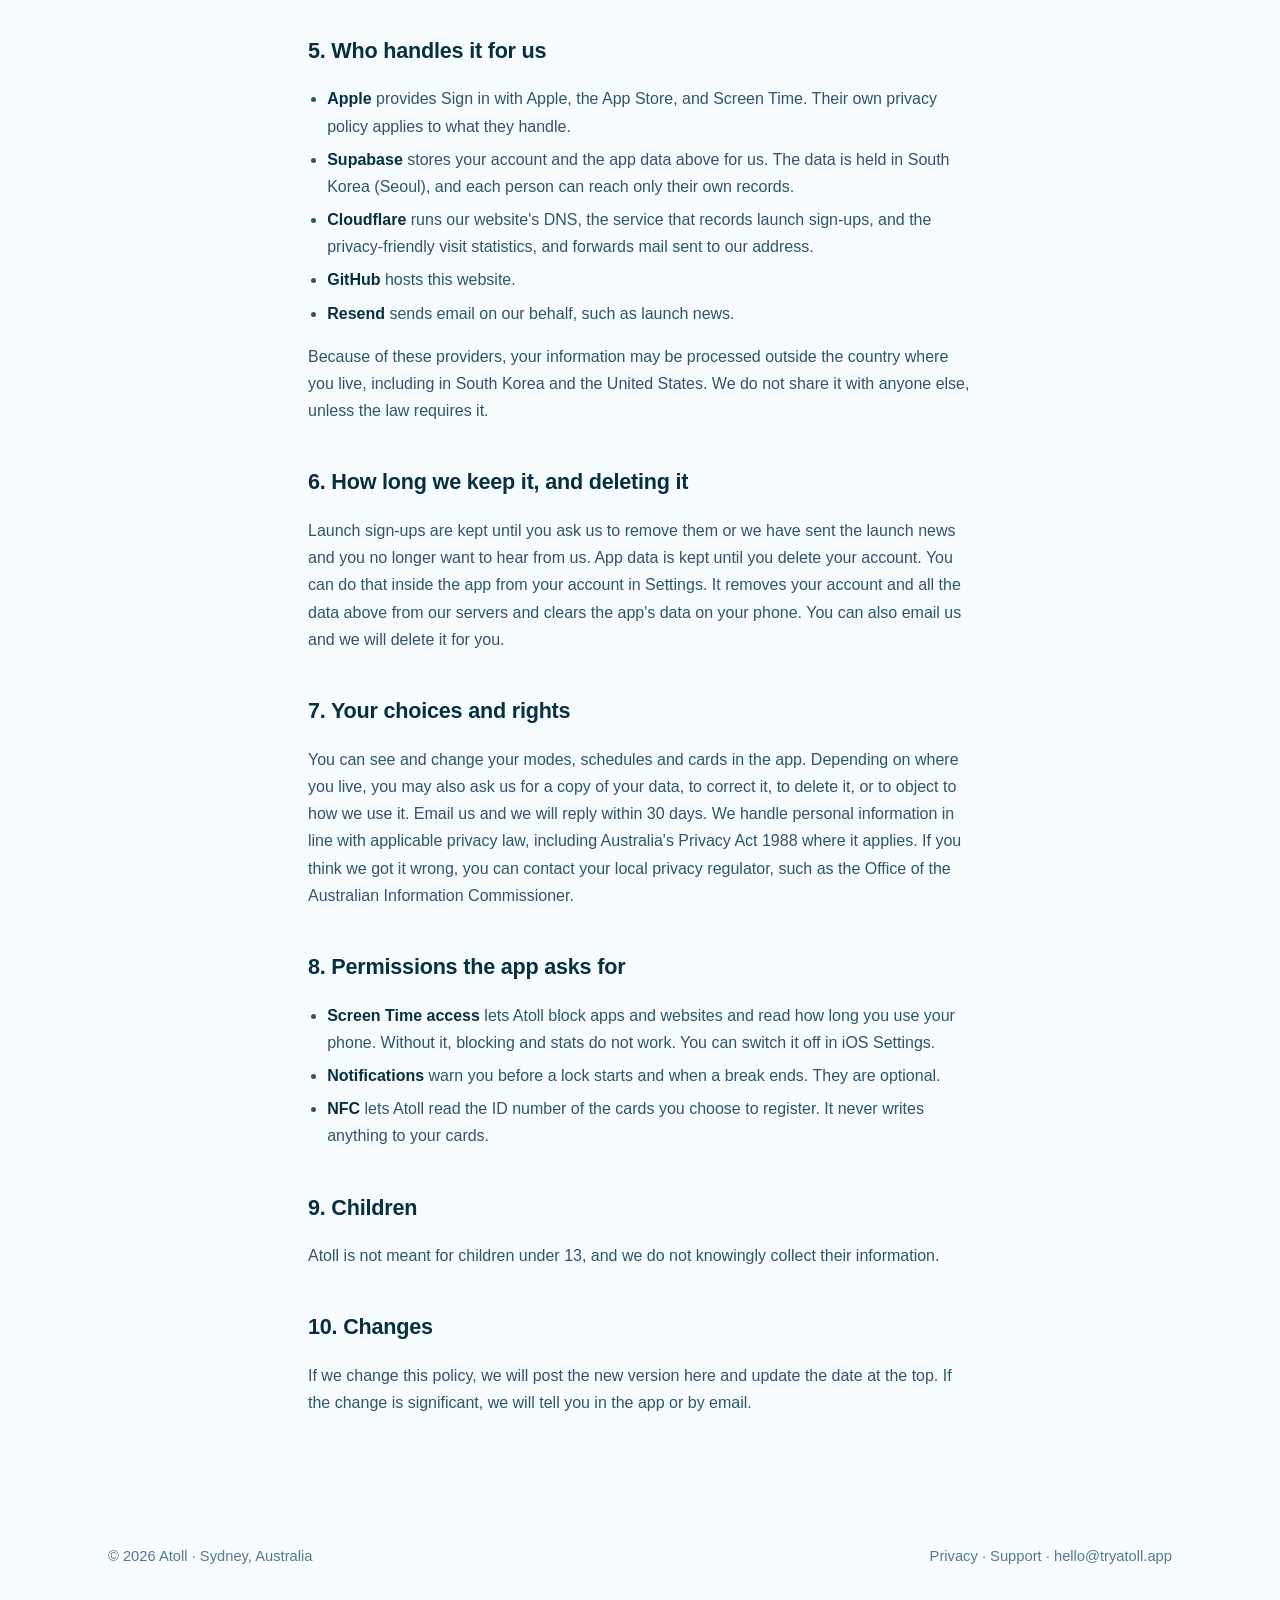
<file: privacy/index.html>
<!doctype html>
<html lang="en">
<head>
<meta charset="utf-8">
<meta name="viewport" content="width=device-width, initial-scale=1">
<title>Privacy Policy · Atoll</title>
<meta name="description" content="How Atoll handles your email address and, once the app is out, your account and app data.">
<link rel="canonical" href="https://tryatoll.app/privacy/">
<link rel="icon" href="/favicon.ico" sizes="any">
<link rel="icon" type="image/png" sizes="32x32" href="/favicon-32.png">
<link rel="apple-touch-icon" href="/apple-touch-icon.png">
<meta name="theme-color" content="#072f40">
<link rel="stylesheet" href="/page.css">
</head>
<body>
<nav class="nav" aria-label="Main"><div class="wrap">
  <a class="brand" href="/"><span class="mark" aria-hidden="true"></span>Atoll</a>
  <a class="back" href="/">Back to home</a>
</div></nav>
<main>
<article>
<h1>Privacy Policy</h1>
<p class="meta">Effective October 9, 2026</p>

<p>Atoll ("we", "us") is an iPhone app that blocks distracting apps and websites on a schedule. We are based in Sydney, Australia. This page explains what we collect, why, who helps us handle it, and how you can have it removed. You can reach us any time at <a href="mailto:hello@tryatoll.app">hello@tryatoll.app</a>.</p>

<p>The app is not released yet. Right now we only collect the email addresses people leave on this website. The sections about the app describe what it will do once it is available, and we will update this page if that changes.</p>

<h2>1. This website</h2>
<p>If you sign up for launch news, we store your email address and the time you signed up. We use it to tell you about Atoll, such as the launch or a beta invitation. We do not sell it, share it for advertising or use it for anything else. To be removed, email us and we will delete it.</p>
<p>We use Cloudflare Web Analytics to see aggregate numbers such as how many people visit and which pages they open. It does not use cookies and does not track you across other sites. Our hosting and infrastructure providers may also log technical data such as your IP address when you visit. We do not use any of this to identify you.</p>

<h2>2. The app: what we collect</h2>
<ul>
<li><b>Account.</b> You sign in with Apple. We receive a user identifier, and the name and email address Apple shares with us. If you choose Apple's "Hide My Email", we only see Apple's private relay address.</li>
<li><b>What you set up.</b> Your modes (name, icon, how you unlock), the websites you chose to block, a protected record of the apps you chose to block, your schedules, and the NFC cards you register (the card's ID number, the name and icon you give it, how often you used it and when you last did).</li>
<li><b>Lock history.</b> For each lock: when it started and ended, how it ended (card, hold or emergency unlock), what started it, the mode's name at the time, and how many apps and sites it blocked.</li>
<li><b>Daily summary.</b> Rough time ranges of when you likely slept and when you used your phone for a long stretch while unlocked, so your stats survive a reinstall. We do not store which apps you used in those ranges.</li>
<li><b>Settings.</b> Your preferences, such as break length, Strict mode and notification options, and how many emergency unlocks you have used this month.</li>
</ul>

<h2>3. What stays on your phone</h2>
<p>Atoll reads Screen Time data on your phone, with your permission, to draw your stats. How long you used each app stays on the phone and is not uploaded. Apple also keeps the apps you block in an opaque form that Atoll itself cannot read.</p>

<h2>4. How we use it</h2>
<p>Only to run the app: to sign you in, keep your modes and history, show your stats, restore your data on a new phone and remember your settings. We do not sell your information, use it for advertising, or track you across other companies' apps and websites.</p>

<h2>5. Who handles it for us</h2>
<ul>
<li><b>Apple</b> provides Sign in with Apple, the App Store, and Screen Time. Their own privacy policy applies to what they handle.</li>
<li><b>Supabase</b> stores your account and the app data above for us. The data is held in South Korea (Seoul), and each person can reach only their own records.</li>
<li><b>Cloudflare</b> runs our website's DNS, the service that records launch sign-ups, and the privacy-friendly visit statistics, and forwards mail sent to our address.</li>
<li><b>GitHub</b> hosts this website.</li>
<li><b>Resend</b> sends email on our behalf, such as launch news.</li>
</ul>
<p>Because of these providers, your information may be processed outside the country where you live, including in South Korea and the United States. We do not share it with anyone else, unless the law requires it.</p>

<h2>6. How long we keep it, and deleting it</h2>
<p>Launch sign-ups are kept until you ask us to remove them or we have sent the launch news and you no longer want to hear from us. App data is kept until you delete your account. You can do that inside the app from your account in Settings. It removes your account and all the data above from our servers and clears the app's data on your phone. You can also email us and we will delete it for you.</p>

<h2>7. Your choices and rights</h2>
<p>You can see and change your modes, schedules and cards in the app. Depending on where you live, you may also ask us for a copy of your data, to correct it, to delete it, or to object to how we use it. Email us and we will reply within 30 days. We handle personal information in line with applicable privacy law, including Australia's Privacy Act 1988 where it applies. If you think we got it wrong, you can contact your local privacy regulator, such as the Office of the Australian Information Commissioner.</p>

<h2>8. Permissions the app asks for</h2>
<ul>
<li><b>Screen Time access</b> lets Atoll block apps and websites and read how long you use your phone. Without it, blocking and stats do not work. You can switch it off in iOS Settings.</li>
<li><b>Notifications</b> warn you before a lock starts and when a break ends. They are optional.</li>
<li><b>NFC</b> lets Atoll read the ID number of the cards you choose to register. It never writes anything to your cards.</li>
</ul>

<h2>9. Children</h2>
<p>Atoll is not meant for children under 13, and we do not knowingly collect their information.</p>

<h2>10. Changes</h2>
<p>If we change this policy, we will post the new version here and update the date at the top. If the change is significant, we will tell you in the app or by email.</p>
</article>
</main>
<footer><div class="wrap">
  <span>© 2026 Atoll · Sydney, Australia</span>
  <span><a href="/privacy/">Privacy</a> · <a href="/support/">Support</a> · <a href="mailto:hello@tryatoll.app">hello@tryatoll.app</a></span>
</div></footer>
<!-- Cloudflare Web Analytics -->
<script defer src='https://static.cloudflareinsights.com/beacon.min.js' data-cf-beacon='{"token": "031bfcde85be46de826a1d18d7e352c0"}'></script>
<!-- End Cloudflare Web Analytics -->
</body>
</html>
</file>
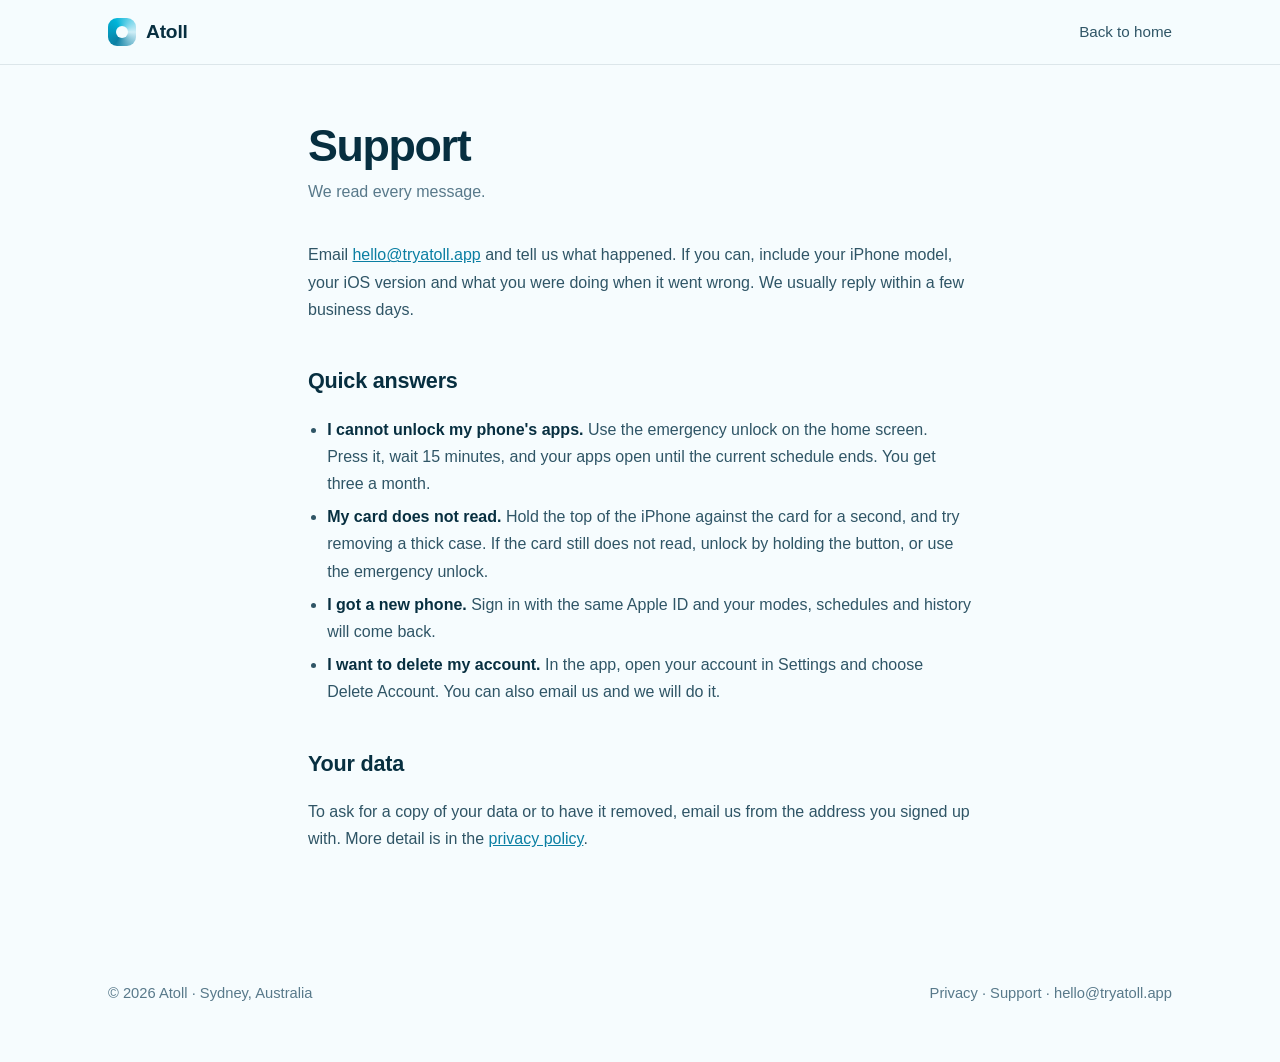
<file: support/index.html>
<!doctype html>
<html lang="en">
<head>
<meta charset="utf-8">
<meta name="viewport" content="width=device-width, initial-scale=1">
<title>Support · Atoll</title>
<meta name="description" content="Get help with Atoll, ask a question or request that your data is deleted.">
<link rel="canonical" href="https://tryatoll.app/support/">
<link rel="icon" href="/favicon.ico" sizes="any">
<link rel="icon" type="image/png" sizes="32x32" href="/favicon-32.png">
<link rel="apple-touch-icon" href="/apple-touch-icon.png">
<meta name="theme-color" content="#072f40">
<link rel="stylesheet" href="/page.css">
</head>
<body>
<nav class="nav" aria-label="Main"><div class="wrap">
  <a class="brand" href="/"><span class="mark" aria-hidden="true"></span>Atoll</a>
  <a class="back" href="/">Back to home</a>
</div></nav>
<main>
<article>
<h1>Support</h1>
<p class="meta">We read every message.</p>

<p>Email <a href="mailto:hello@tryatoll.app">hello@tryatoll.app</a> and tell us what happened. If you can, include your iPhone model, your iOS version and what you were doing when it went wrong. We usually reply within a few business days.</p>

<h2>Quick answers</h2>
<ul>
<li><b>I cannot unlock my phone's apps.</b> Use the emergency unlock on the home screen. Press it, wait 15 minutes, and your apps open until the current schedule ends. You get three a month.</li>
<li><b>My card does not read.</b> Hold the top of the iPhone against the card for a second, and try removing a thick case. If the card still does not read, unlock by holding the button, or use the emergency unlock.</li>
<li><b>I got a new phone.</b> Sign in with the same Apple ID and your modes, schedules and history will come back.</li>
<li><b>I want to delete my account.</b> In the app, open your account in Settings and choose Delete Account. You can also email us and we will do it.</li>
</ul>

<h2>Your data</h2>
<p>To ask for a copy of your data or to have it removed, email us from the address you signed up with. More detail is in the <a href="/privacy/">privacy policy</a>.</p>
</article>
</main>
<footer><div class="wrap">
  <span>© 2026 Atoll · Sydney, Australia</span>
  <span><a href="/privacy/">Privacy</a> · <a href="/support/">Support</a> · <a href="mailto:hello@tryatoll.app">hello@tryatoll.app</a></span>
</div></footer>
<!-- Cloudflare Web Analytics -->
<script defer src='https://static.cloudflareinsights.com/beacon.min.js' data-cf-beacon='{"token": "031bfcde85be46de826a1d18d7e352c0"}'></script>
<!-- End Cloudflare Web Analytics -->
</body>
</html>
</file>
<file: page.css>
:root{--ink:#072f40;--ink-2:#2f5566;--muted:#58798a;--teal:#0b7fa3;--teal-2:#00b4d8;--mist:#e9f7fb;--mist-2:#cfeef7;--line:rgba(7,47,64,.10)}
*{box-sizing:border-box}
body{margin:0;font-family:-apple-system,BlinkMacSystemFont,"SF Pro Display","SF Pro Text","Helvetica Neue",Arial,sans-serif;color:var(--ink);background:#f6fcfe;line-height:1.7;-webkit-font-smoothing:antialiased}
a{color:var(--teal)}
.wrap{max-width:1120px;margin:0 auto;padding:0 28px}
.nav{border-bottom:1px solid var(--line);background:rgba(246,252,254,.9)}
.nav .wrap{display:flex;align-items:center;justify-content:space-between;height:64px}
.brand{display:flex;align-items:center;gap:10px;font-weight:700;font-size:1.2rem;letter-spacing:-.01em;text-decoration:none;color:var(--ink)}
.mark{width:28px;height:28px;border-radius:9px;background:conic-gradient(from 210deg,var(--teal),var(--teal-2),var(--mist-2),var(--teal));position:relative}
.mark::after{content:"";position:absolute;inset:8px;border-radius:50%;background:#f6fcfe}
.nav a.back{color:var(--ink-2);text-decoration:none;font-size:.95rem}
article{max-width:720px;margin:0 auto;padding:56px 28px 80px}
h1{font-size:clamp(2rem,5vw,2.8rem);letter-spacing:-.03em;line-height:1.1;margin:0 0 8px}
.meta{color:var(--muted);margin:0 0 36px}
h2{font-size:1.35rem;letter-spacing:-.01em;margin:40px 0 8px}
p,li{color:var(--ink-2)}
ul{padding-left:1.2rem}
li{margin-bottom:6px}
b{color:var(--ink)}
footer{padding:32px 0 56px;color:var(--muted);font-size:.92rem}
footer .wrap{display:flex;justify-content:space-between;gap:16px;flex-wrap:wrap}
footer a{color:inherit;text-decoration:none}
footer a:hover{color:var(--teal)}
a:focus-visible{outline:3px solid var(--teal-2);outline-offset:3px}
</file>
